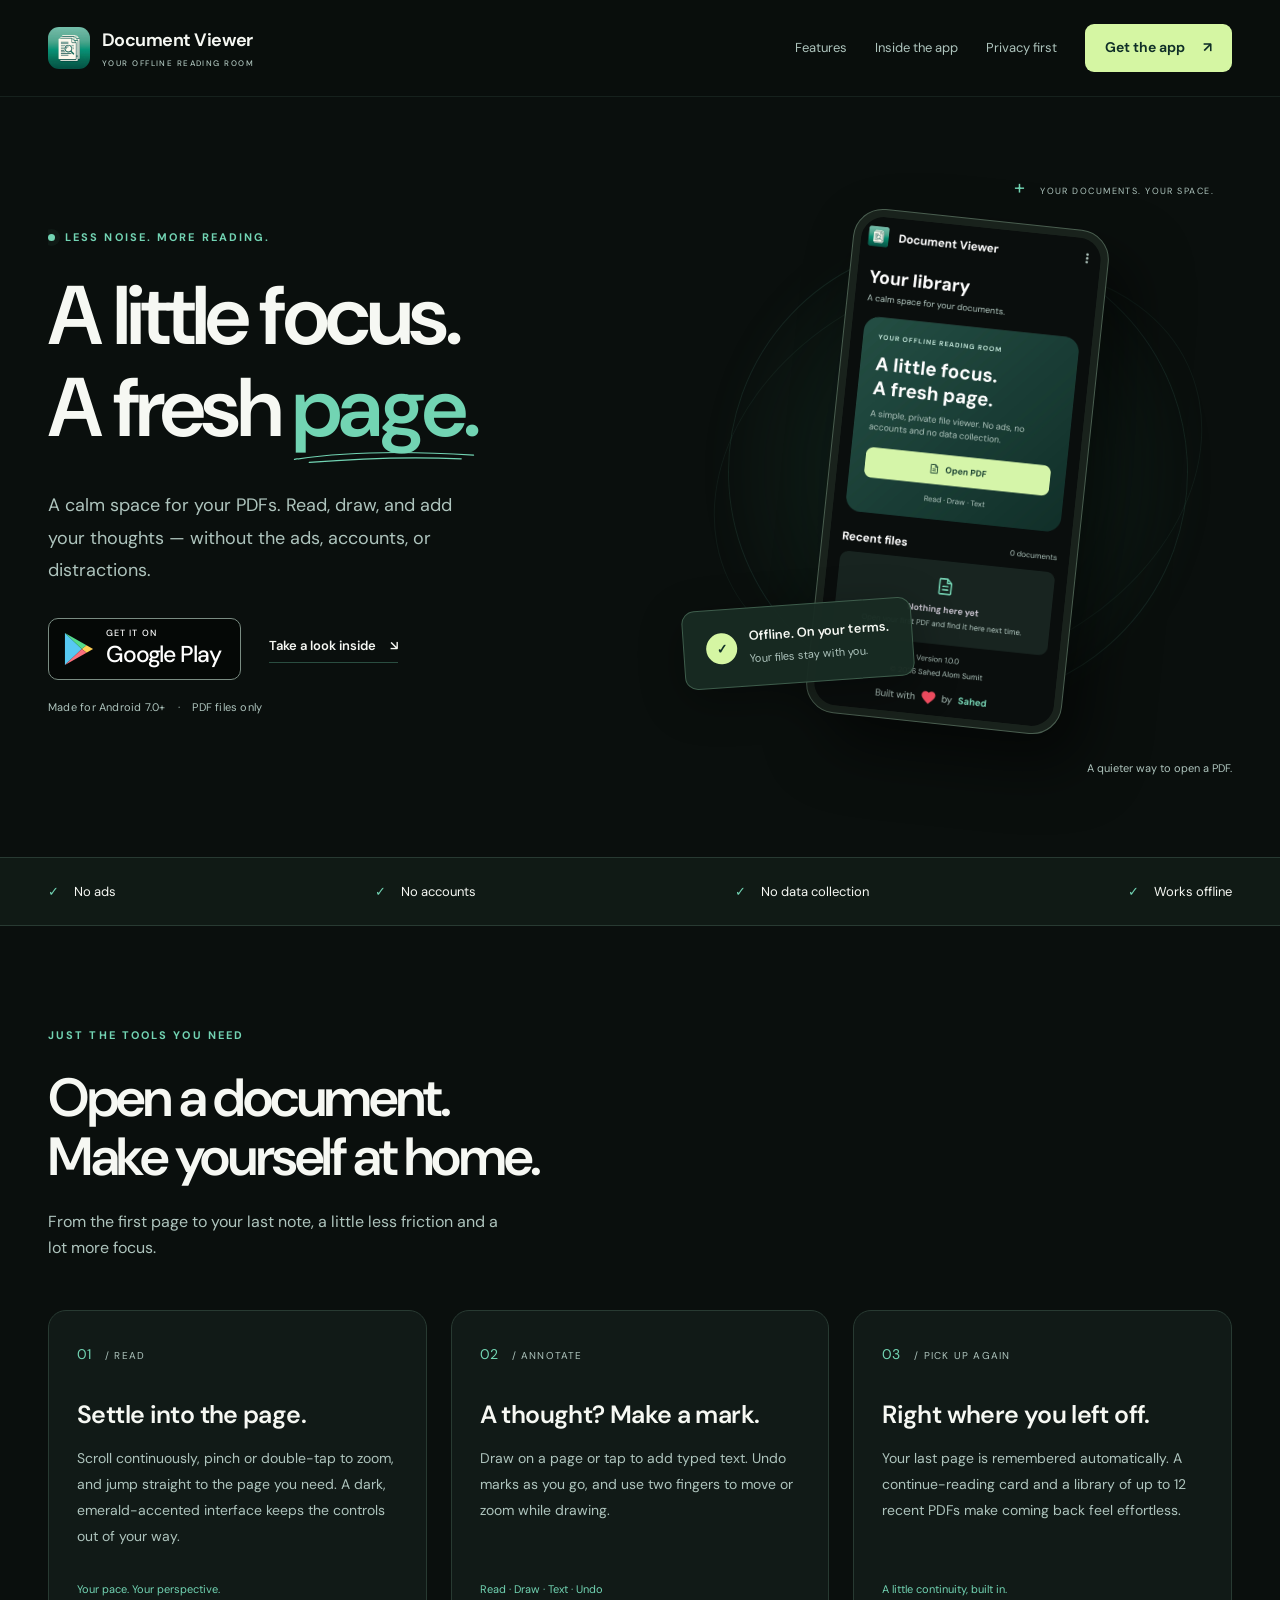
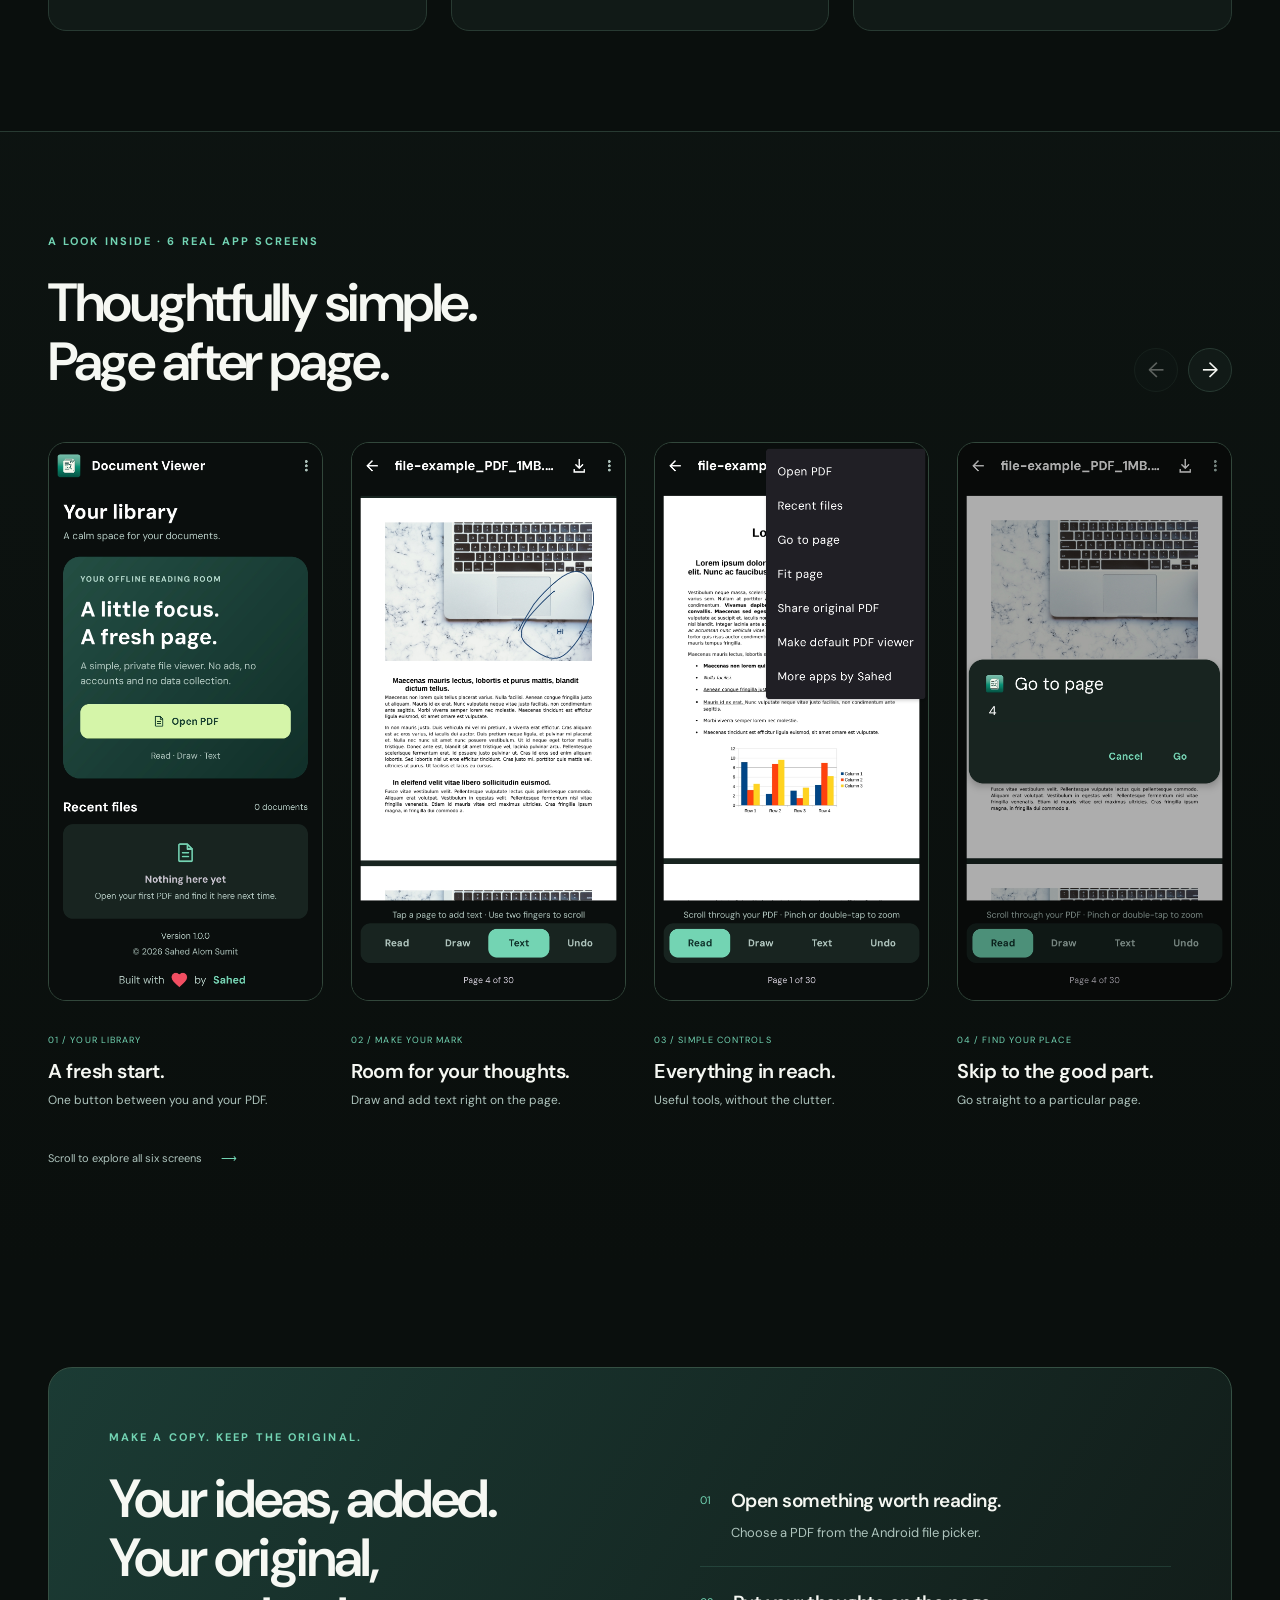
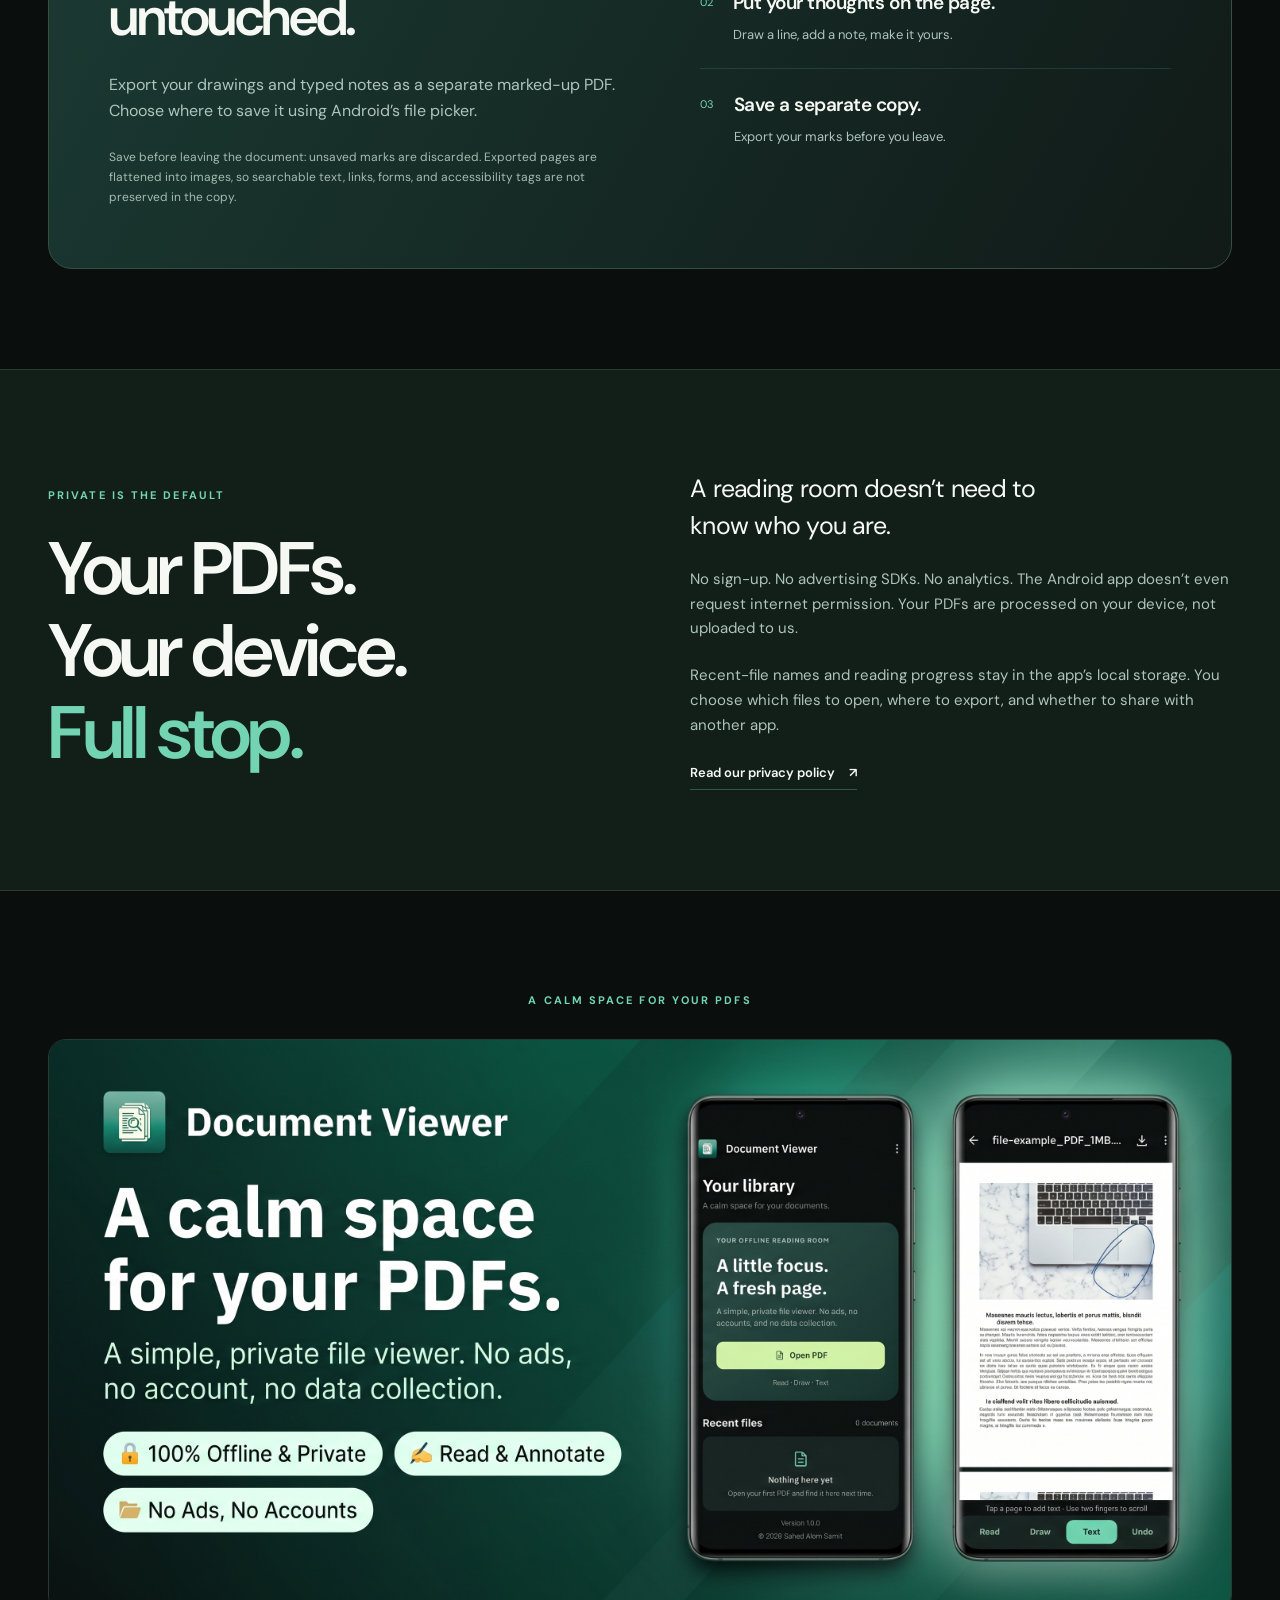
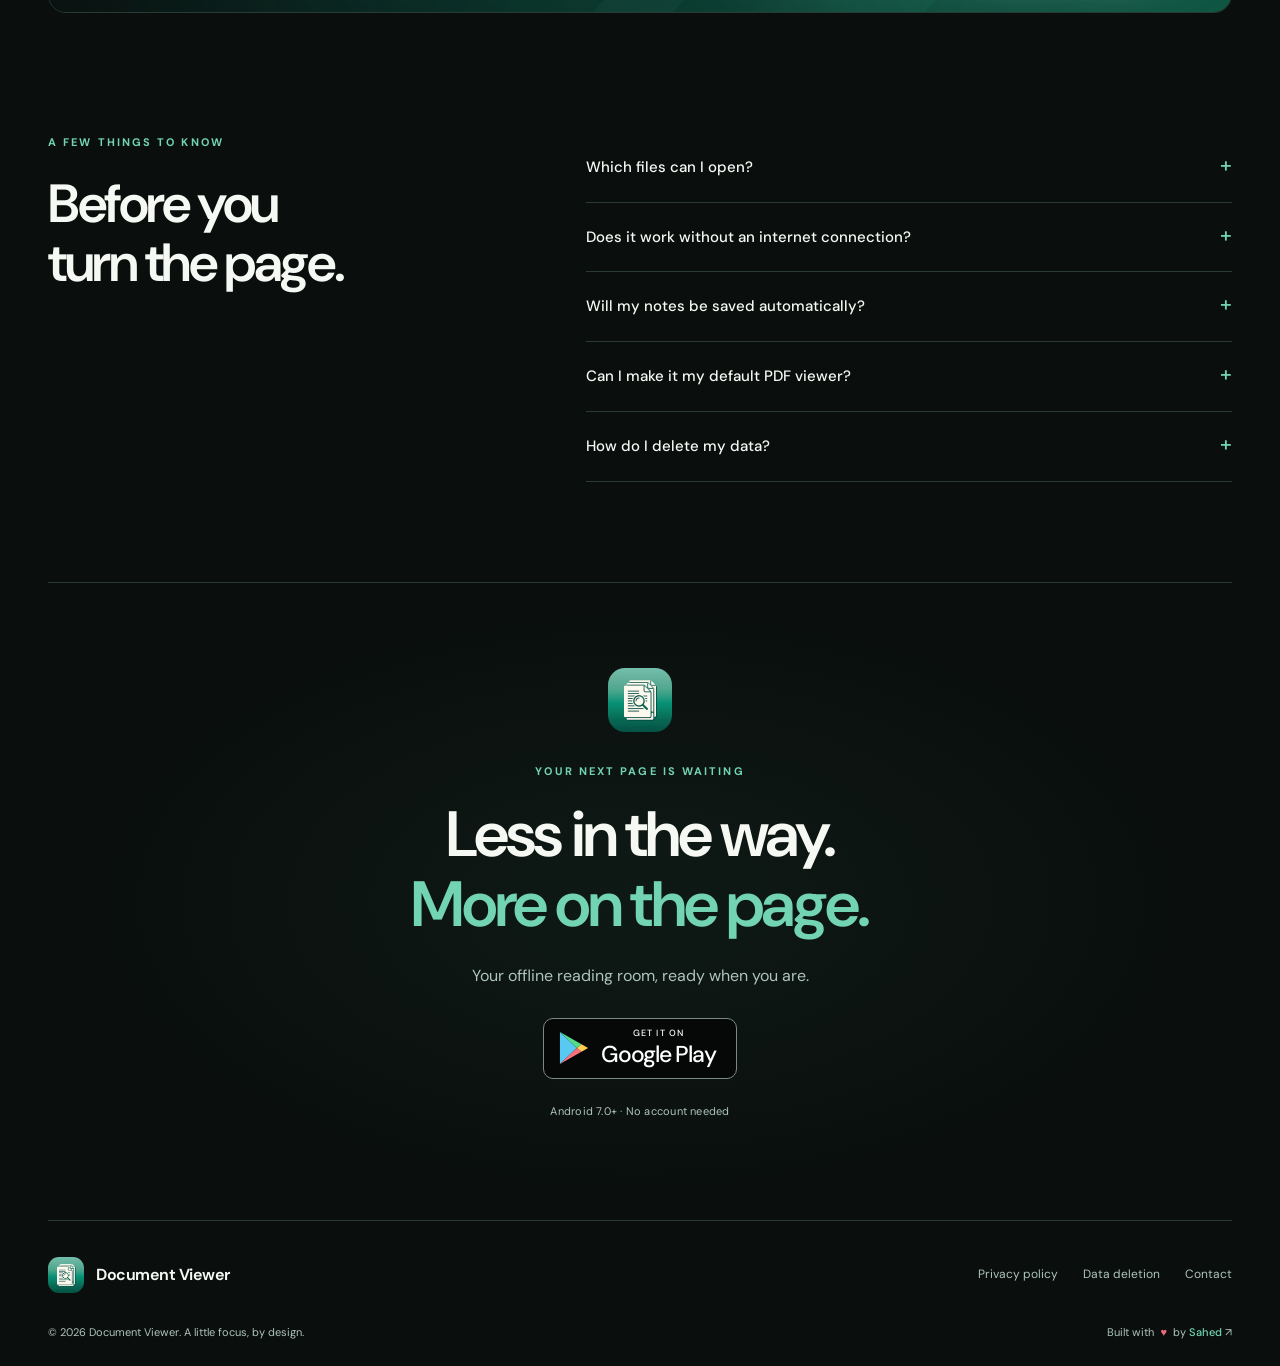
<file: index.html>
<!doctype html>
<html lang="en">
<head>
  <meta charset="utf-8">
  <meta name="viewport" content="width=device-width, initial-scale=1">
  <title>Document Viewer — A calm space for your PDFs</title>
  <meta name="description" content="Read, draw, and add text to PDFs on Android. Document Viewer works offline, with no ads, no accounts, and no data collection.">
  <meta name="theme-color" content="#0a0f0d">
  <link rel="canonical" href="https://document-viewer.sahedalomsumit.com/">
  <meta property="og:type" content="website">
  <meta property="og:title" content="Document Viewer — A calm space for your PDFs">
  <meta property="og:description" content="Your offline reading room. Read and annotate PDFs without ads, accounts, or distractions.">
  <meta property="og:url" content="https://document-viewer.sahedalomsumit.com/">
  <meta property="og:image" content="https://document-viewer.sahedalomsumit.com/img/feature-graphic.jpg">
  <meta name="twitter:card" content="summary_large_image">
  <link rel="icon" href="img/logo-document-viewer.jpg">
  <link rel="preconnect" href="https://fonts.googleapis.com">
  <link rel="preconnect" href="https://fonts.gstatic.com" crossorigin>
  <link href="https://fonts.googleapis.com/css2?family=DM+Sans:wght@100..1000&display=swap" rel="stylesheet">
  <link rel="stylesheet" href="style.css">
  <script src="script.js" defer></script>
  <script type="application/ld+json">{"@context":"https://schema.org","@type":"SoftwareApplication","name":"Document Viewer","operatingSystem":"Android 7.0 or later","applicationCategory":"ProductivityApplication","url":"https://document-viewer.sahedalomsumit.com/","downloadUrl":"https://play.google.com/store/apps/details?id=com.sahed.document_viewer","description":"An offline Android PDF reader with drawing and text tools. No ads, accounts, or data collection.","author":{"@type":"Person","name":"Sahed Alom Sumit","url":"https://sahedalomsumit.com"}}</script>
</head>
<body>
<a class="skip-link" href="#main">Skip to content</a>
<header class="site-header"><div class="shell header-inner">
  <a class="brand" href="index.html" aria-label="Document Viewer home"><img src="img/logo-document-viewer.jpg" alt="" width="42" height="42"><span>Document Viewer<small>YOUR OFFLINE READING ROOM</small></span></a>
  <button class="nav-toggle" type="button" aria-expanded="false" aria-controls="site-nav" hidden>Menu <span aria-hidden="true">☰</span></button>
  <nav id="site-nav" aria-label="Main navigation"><a href="#features">Features</a><a href="#screenshots">Inside the app</a><a href="#privacy">Privacy first</a><a class="button button-small" href="https://play.google.com/store/apps/details?id=com.sahed.document_viewer">Get the app <span aria-hidden="true">↗</span></a></nav>
</div></header>
<main id="main">
  <section class="hero shell">
    <div class="hero-copy"><p class="eyebrow"><span class="status-dot"></span> LESS NOISE. MORE READING.</p><h1>A little focus.<br>A fresh <span class="page-word">page.<svg viewBox="0 0 300 25" aria-hidden="true"><path d="M4 18Q120 0 294 11M28 23Q158 12 274 17"/></svg></span></h1><p class="hero-description">A calm space for your PDFs. Read, draw, and add your thoughts — without the ads, accounts, or distractions.</p><div class="hero-actions"><a class="play-badge" href="https://play.google.com/store/apps/details?id=com.sahed.document_viewer" aria-label="Get Document Viewer on Google Play"><svg viewBox="0 0 32 36" aria-hidden="true"><path fill="#57c9f2" d="M1 1l18 17L1 35z"/><path fill="#54dc8b" d="M1 1l23 13-5 4z"/><path fill="#ffcf55" d="M24 14l7 4-7 4-5-4z"/><path fill="#fa707c" d="M1 35l23-13-5-4z"/></svg><span><small>GET IT ON</small>Google Play</span></a><a class="text-link" href="#screenshots">Take a look inside <span aria-hidden="true">↘</span></a></div><p class="compatibility">Made for Android 7.0+ <span>·</span> PDF files only</p></div>
    <div class="hero-art"><div class="art-orbit" aria-hidden="true"></div><div class="art-caption"><span class="tiny-cross" aria-hidden="true">+</span> YOUR DOCUMENTS. YOUR SPACE.</div><div class="phone-frame"><img src="img/document-viewer-1.jpeg" alt="Document Viewer home screen with Open PDF and a local recent-files library" width="981" height="2000" fetchpriority="high"></div><div class="floating-note"><span class="note-icon" aria-hidden="true">✓</span><div>Offline. On your terms.<small>Your files stay with you.</small></div></div><span class="art-footnote">A quieter way to open a PDF.</span></div>
  </section>
  <div class="promise-strip"><div class="shell"><span><i aria-hidden="true">✓</i> No ads</span><span><i aria-hidden="true">✓</i> No accounts</span><span><i aria-hidden="true">✓</i> No data collection</span><span><i aria-hidden="true">✓</i> Works offline</span></div></div>
  <section class="section shell" id="features"><div class="section-heading"><p class="eyebrow">JUST THE TOOLS YOU NEED</p><h2>Open a document.<br>Make yourself at home.</h2><p>From the first page to your last note, a little less friction and a lot more focus.</p></div><div class="feature-grid">
    <article class="feature"><span class="feature-number">01 <span>/ READ</span></span><h3>Settle into the page.</h3><p>Scroll continuously, pinch or double-tap to zoom, and jump straight to the page you need. A dark, emerald-accented interface keeps the controls out of your way.</p><span class="feature-tag">Your pace. Your perspective.</span></article>
    <article class="feature"><span class="feature-number">02 <span>/ ANNOTATE</span></span><h3>A thought? Make a mark.</h3><p>Draw on a page or tap to add typed text. Undo marks as you go, and use two fingers to move or zoom while drawing.</p><span class="feature-tag">Read · Draw · Text · Undo</span></article>
    <article class="feature"><span class="feature-number">03 <span>/ PICK UP AGAIN</span></span><h3>Right where you left off.</h3><p>Your last page is remembered automatically. A continue-reading card and a library of up to 12 recent PDFs make coming back feel effortless.</p><span class="feature-tag">A little continuity, built in.</span></article>
  </div></section>
  <section class="section screenshots-section" id="screenshots"><div class="shell gallery-heading"><div><p class="eyebrow">A LOOK INSIDE · 6 REAL APP SCREENS</p><h2>Thoughtfully simple.<br>Page after page.</h2></div><div class="gallery-controls" hidden><button class="icon-button" type="button" data-gallery-direction="-1" aria-label="Previous screenshots">←</button><button class="icon-button" type="button" data-gallery-direction="1" aria-label="Next screenshots">→</button></div></div>
  <div class="screenshot-gallery shell" tabindex="0" role="region" aria-label="Six app screenshots; scroll horizontally to explore">
    <figure class="screen"><img src="img/document-viewer-1.jpeg" alt="Home screen with Open PDF button and an empty recent-files library" width="981" height="2000" loading="lazy"><figcaption><span>01 / YOUR LIBRARY</span><h3>A fresh start.</h3><p>One button between you and your PDF.</p></figcaption></figure>
    <figure class="screen"><img src="img/document-viewer-2.jpeg" alt="PDF reader with a drawing, added text, and Read, Draw, Text, and Undo tools" width="981" height="2000" loading="lazy"><figcaption><span>02 / MAKE YOUR MARK</span><h3>Room for your thoughts.</h3><p>Draw and add text right on the page.</p></figcaption></figure>
    <figure class="screen"><img src="img/document-viewer-3.jpeg" alt="Reader menu with page navigation, fit page, share original PDF, and default viewer options" width="981" height="2000" loading="lazy"><figcaption><span>03 / SIMPLE CONTROLS</span><h3>Everything in reach.</h3><p>Useful tools, without the clutter.</p></figcaption></figure>
    <figure class="screen"><img src="img/document-viewer-4.jpeg" alt="Go to page dialog with page 4 entered" width="981" height="2000" loading="lazy"><figcaption><span>04 / FIND YOUR PLACE</span><h3>Skip to the good part.</h3><p>Go straight to a particular page.</p></figcaption></figure>
    <figure class="screen"><img src="img/document-viewer-5.jpeg" alt="Continue-reading card showing page 11 of 30 and recent documents" width="981" height="2000" loading="lazy"><figcaption><span>05 / KEEP YOUR PLACE</span><h3>Welcome back.</h3><p>Your recent files and reading progress.</p></figcaption></figure>
    <figure class="screen"><img src="img/document-viewer-6.jpeg" alt="Instructions for choosing Document Viewer as the default PDF app in Android" width="981" height="2000" loading="lazy"><figcaption><span>06 / FEEL AT HOME</span><h3>Your everyday PDF viewer.</h3><p>Set it as your default through Android.</p></figcaption></figure>
  </div><p class="shell gallery-hint">Scroll to explore all six screens <span aria-hidden="true">⟶</span></p></section>
  <section class="section shell"><div class="export-panel"><div><p class="eyebrow">MAKE A COPY. KEEP THE ORIGINAL.</p><h2>Your ideas, added.<br>Your original, untouched.</h2><p>Export your drawings and typed notes as a separate marked-up PDF. Choose where to save it using Android’s file picker.</p><p class="fine-print">Save before leaving the document: unsaved marks are discarded. Exported pages are flattened into images, so searchable text, links, forms, and accessibility tags are not preserved in the copy.</p></div><ol class="steps"><li><span>01</span><div><h3>Open something worth reading.</h3><p>Choose a PDF from the Android file picker.</p></div></li><li><span>02</span><div><h3>Put your thoughts on the page.</h3><p>Draw a line, add a note, make it yours.</p></div></li><li><span>03</span><div><h3>Save a separate copy.</h3><p>Export your marks before you leave.</p></div></li></ol></div></section>
  <section class="privacy-section" id="privacy"><div class="shell privacy-layout"><div class="privacy-statement"><p class="eyebrow">PRIVATE IS THE DEFAULT</p><h2>Your PDFs.<br>Your device.<br><span>Full stop.</span></h2></div><div class="privacy-copy"><p class="large-copy">A reading room doesn’t need to know who you are.</p><p>No sign-up. No advertising SDKs. No analytics. The Android app doesn’t even request internet permission. Your PDFs are processed on your device, not uploaded to us.</p><p>Recent-file names and reading progress stay in the app’s local storage. You choose which files to open, where to export, and whether to share with another app.</p><a class="text-link" href="privacy-policy.html">Read our privacy policy <span aria-hidden="true">↗</span></a></div></div></section>
  <section class="section shell showcase"><p class="eyebrow">A CALM SPACE FOR YOUR PDFS</p><img src="img/feature-graphic.jpg" alt="Document Viewer feature showcase: offline and private PDF reading and annotation, with no ads or accounts" width="2000" height="968" loading="lazy"></section>
  <section class="section shell faq-section"><div><p class="eyebrow">A FEW THINGS TO KNOW</p><h2>Before you<br>turn the page.</h2></div><div class="faq"><details><summary>Which files can I open?</summary><p>Document Viewer currently supports PDF files only. Word documents, spreadsheets, and presentations are not supported. Password-protected, damaged, or unavailable PDFs may not open.</p></details><details><summary>Does it work without an internet connection?</summary><p>Yes. Reading and annotating local PDFs work offline. The app has no internet permission. If you choose a file from a cloud provider in Android’s file picker, that provider may need a connection to make the file available.</p></details><details><summary>Will my notes be saved automatically?</summary><p>No. Reading progress is remembered automatically, but drawings and added text must be exported as a separate PDF before you leave the document. The original is unchanged. Exported pages are flattened images.</p></details><details><summary>Can I make it my default PDF viewer?</summary><p>Yes. Open a PDF from Files, choose Document Viewer in Android’s app picker, and tap Always when offered. If another app opens automatically, clear that app’s defaults in Android Settings first.</p></details><details><summary>How do I delete my data?</summary><p>Clear the app’s storage in Android Settings or uninstall it to remove local app data. Original PDFs and exported copies saved outside the app must be deleted separately with your file manager. <a href="data-deletion.html">See the full data-deletion guide.</a></p></details></div></section>
  <section class="closing shell"><img src="img/logo-document-viewer.jpg" alt="" width="64" height="64"><p class="eyebrow">YOUR NEXT PAGE IS WAITING</p><h2>Less in the way.<br><span>More on the page.</span></h2><p>Your offline reading room, ready when you are.</p><a class="play-badge" href="https://play.google.com/store/apps/details?id=com.sahed.document_viewer" aria-label="Get Document Viewer on Google Play"><svg viewBox="0 0 32 36" aria-hidden="true"><path fill="#57c9f2" d="M1 1l18 17L1 35z"/><path fill="#54dc8b" d="M1 1l23 13-5 4z"/><path fill="#ffcf55" d="M24 14l7 4-7 4-5-4z"/><path fill="#fa707c" d="M1 35l23-13-5-4z"/></svg><span><small>GET IT ON</small>Google Play</span></a><p class="compatibility">Android 7.0+ · No account needed</p></section>
</main>
<footer class="site-footer shell"><div class="footer-top"><a class="brand" href="index.html"><img src="img/logo-document-viewer.jpg" alt="" width="36" height="36"><span>Document Viewer</span></a><nav aria-label="Footer navigation"><a href="privacy-policy.html">Privacy policy</a><a href="data-deletion.html">Data deletion</a><a href="mailto:sahedalomsumit@gmail.com">Contact</a></nav></div><div class="footer-bottom"><p>© <span data-year>2026</span> Document Viewer. A little focus, by design.</p><a href="https://sahedalomsumit.com">Built with <span class="heart" aria-label="love">♥</span> by <strong>Sahed</strong> ↗</a></div></footer>
</body>
</html>
</file>
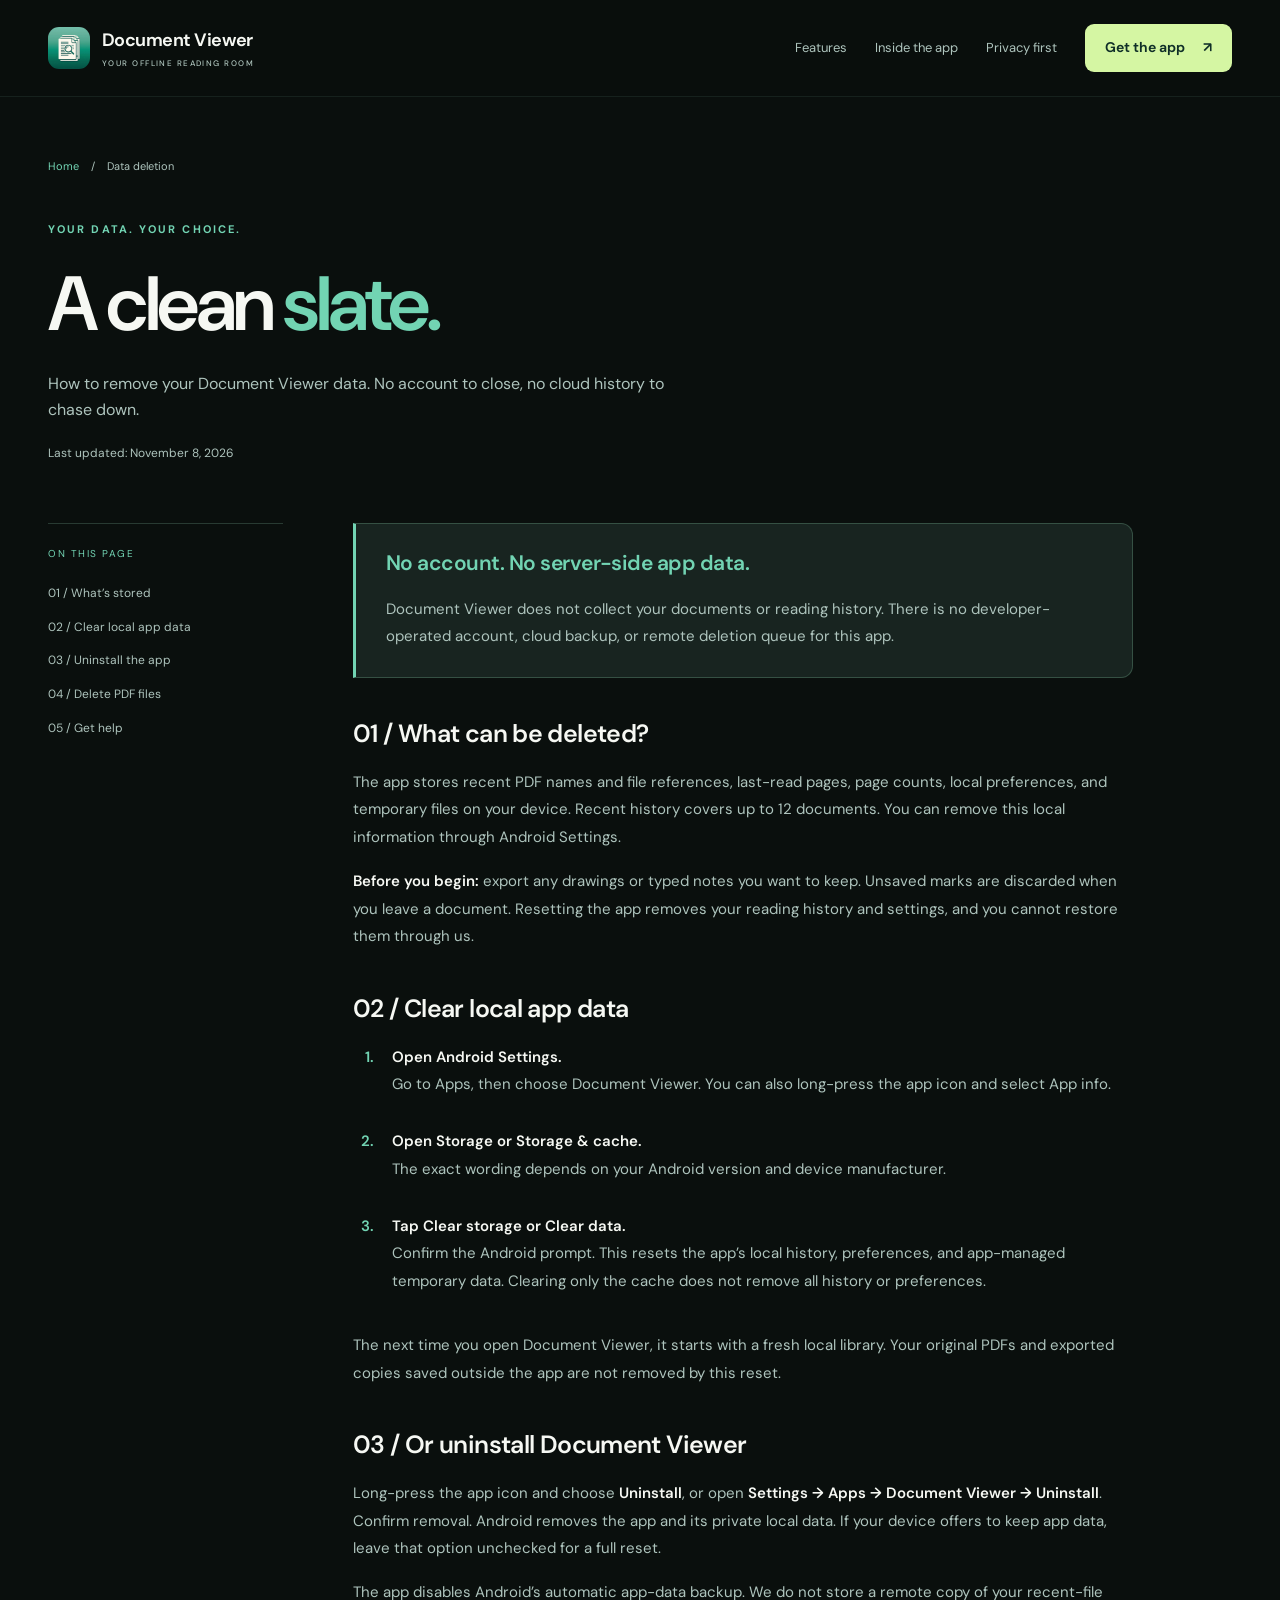
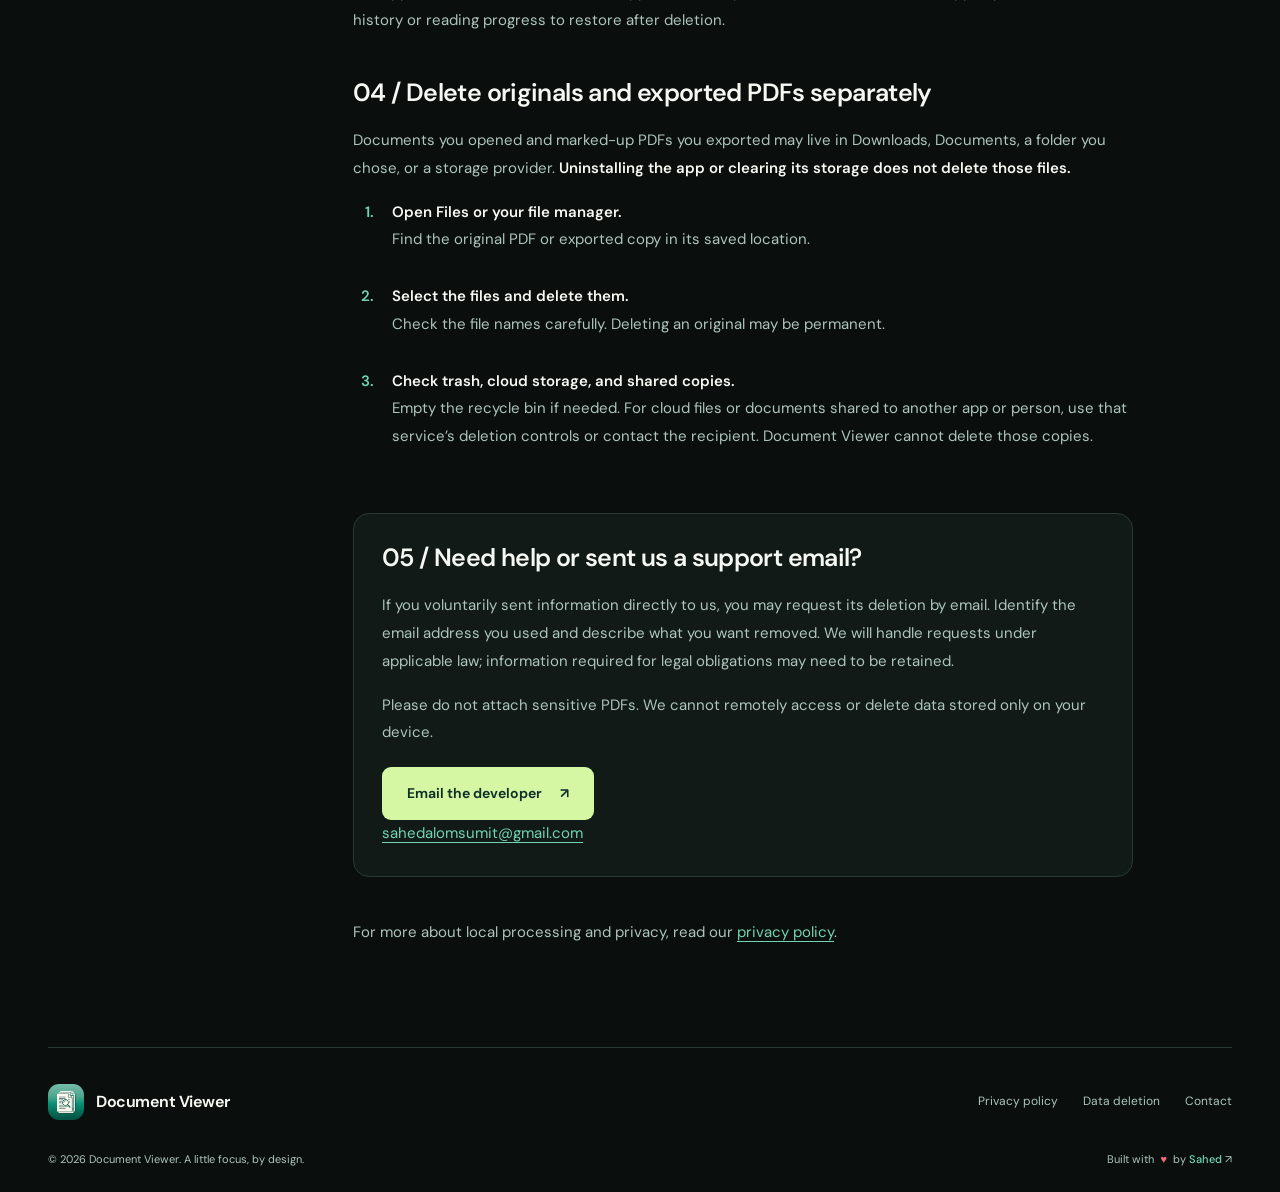
<file: data-deletion.html>
<!doctype html>
<html lang="en">
<head>
  <meta charset="utf-8"><meta name="viewport" content="width=device-width, initial-scale=1">
  <title>Data Deletion — Document Viewer</title>
  <meta name="description" content="Delete Document Viewer’s local history and settings, remove exported PDFs, and learn why there is no account or cloud data to delete.">
  <meta name="theme-color" content="#0a0f0d">
  <link rel="canonical" href="https://document-viewer.sahedalomsumit.com/data-deletion.html">
  <link rel="preconnect" href="https://fonts.googleapis.com">
  <link rel="preconnect" href="https://fonts.gstatic.com" crossorigin>
  <link href="https://fonts.googleapis.com/css2?family=DM+Sans:wght@100..1000&display=swap" rel="stylesheet">
  <link rel="icon" href="img/logo-document-viewer.jpg"><link rel="stylesheet" href="style.css"><script src="script.js" defer></script>
</head>
<body>
<a class="skip-link" href="#main">Skip to content</a>
<header class="site-header"><div class="shell header-inner"><a class="brand" href="index.html" aria-label="Document Viewer home"><img src="img/logo-document-viewer.jpg" alt="" width="42" height="42"><span>Document Viewer<small>YOUR OFFLINE READING ROOM</small></span></a><button class="nav-toggle" type="button" aria-expanded="false" aria-controls="site-nav" hidden>Menu <span aria-hidden="true">☰</span></button><nav id="site-nav" aria-label="Main navigation"><a href="index.html#features">Features</a><a href="index.html#screenshots">Inside the app</a><a href="index.html#privacy">Privacy first</a><a class="button button-small" href="https://play.google.com/store/apps/details?id=com.sahed.document_viewer">Get the app <span aria-hidden="true">↗</span></a></nav></div></header>
<main class="legal-main shell" id="main">
  <nav class="breadcrumb" aria-label="Breadcrumb"><a href="index.html">Home</a><span aria-hidden="true">/</span><span aria-current="page">Data deletion</span></nav>
  <header class="legal-header"><p class="eyebrow">YOUR DATA. YOUR CHOICE.</p><h1>A clean <span>slate.</span></h1><p>How to remove your Document Viewer data. No account to close, no cloud history to chase down.</p><p class="updated">Last updated: <time datetime="2026-11-08">November 8, 2026</time></p></header>
  <div class="legal-layout"><aside class="legal-toc" aria-label="On this page"><p>ON THIS PAGE</p><a href="#local-only">01 / What’s stored</a><a href="#clear-storage">02 / Clear local app data</a><a href="#uninstall">03 / Uninstall the app</a><a href="#documents">04 / Delete PDF files</a><a href="#support">05 / Get help</a></aside>
  <article class="legal-content">
    <section id="local-only"><div class="legal-callout"><h2>No account. No server-side app data.</h2><p>Document Viewer does not collect your documents or reading history. There is no developer-operated account, cloud backup, or remote deletion queue for this app.</p></div><h2>01 / What can be deleted?</h2><p>The app stores recent PDF names and file references, last-read pages, page counts, local preferences, and temporary files on your device. Recent history covers up to 12 documents. You can remove this local information through Android Settings.</p><p><strong>Before you begin:</strong> export any drawings or typed notes you want to keep. Unsaved marks are discarded when you leave a document. Resetting the app removes your reading history and settings, and you cannot restore them through us.</p></section>
    <section id="clear-storage"><h2>02 / Clear local app data</h2><ol class="deletion-steps"><li><strong>Open Android Settings.</strong>Go to Apps, then choose Document Viewer. You can also long-press the app icon and select App info.</li><li><strong>Open Storage or Storage &amp; cache.</strong>The exact wording depends on your Android version and device manufacturer.</li><li><strong>Tap Clear storage or Clear data.</strong>Confirm the Android prompt. This resets the app’s local history, preferences, and app-managed temporary data. Clearing only the cache does not remove all history or preferences.</li></ol><p>The next time you open Document Viewer, it starts with a fresh local library. Your original PDFs and exported copies saved outside the app are not removed by this reset.</p></section>
    <section id="uninstall"><h2>03 / Or uninstall Document Viewer</h2><p>Long-press the app icon and choose <strong>Uninstall</strong>, or open <strong>Settings → Apps → Document Viewer → Uninstall</strong>. Confirm removal. Android removes the app and its private local data. If your device offers to keep app data, leave that option unchecked for a full reset.</p><p>The app disables Android’s automatic app-data backup. We do not store a remote copy of your recent-file history or reading progress to restore after deletion.</p></section>
    <section id="documents"><h2>04 / Delete originals and exported PDFs separately</h2><p>Documents you opened and marked-up PDFs you exported may live in Downloads, Documents, a folder you chose, or a storage provider. <strong>Uninstalling the app or clearing its storage does not delete those files.</strong></p><ol class="deletion-steps"><li><strong>Open Files or your file manager.</strong>Find the original PDF or exported copy in its saved location.</li><li><strong>Select the files and delete them.</strong>Check the file names carefully. Deleting an original may be permanent.</li><li><strong>Check trash, cloud storage, and shared copies.</strong>Empty the recycle bin if needed. For cloud files or documents shared to another app or person, use that service’s deletion controls or contact the recipient. Document Viewer cannot delete those copies.</li></ol></section>
    <section id="support" class="contact-panel"><h2>05 / Need help or sent us a support email?</h2><p>If you voluntarily sent information directly to us, you may request its deletion by email. Identify the email address you used and describe what you want removed. We will handle requests under applicable law; information required for legal obligations may need to be retained.</p><p>Please do not attach sensitive PDFs. We cannot remotely access or delete data stored only on your device.</p><a class="button" href="mailto:sahedalomsumit@gmail.com?subject=Document%20Viewer%20data%20deletion%20request">Email the developer <span aria-hidden="true">↗</span></a><p><a href="mailto:sahedalomsumit@gmail.com">sahedalomsumit@gmail.com</a></p></section>
    <p>For more about local processing and privacy, read our <a href="privacy-policy.html">privacy policy</a>.</p>
  </article></div>
</main>
<footer class="site-footer shell"><div class="footer-top"><a class="brand" href="index.html"><img src="img/logo-document-viewer.jpg" alt="" width="36" height="36"><span>Document Viewer</span></a><nav aria-label="Footer navigation"><a href="privacy-policy.html">Privacy policy</a><a href="data-deletion.html" aria-current="page">Data deletion</a><a href="mailto:sahedalomsumit@gmail.com">Contact</a></nav></div><div class="footer-bottom"><p>© <span data-year>2026</span> Document Viewer. A little focus, by design.</p><a href="https://sahedalomsumit.com">Built with <span class="heart" aria-label="love">♥</span> by <strong>Sahed</strong> ↗</a></div></footer>
</body>
</html>
</file>
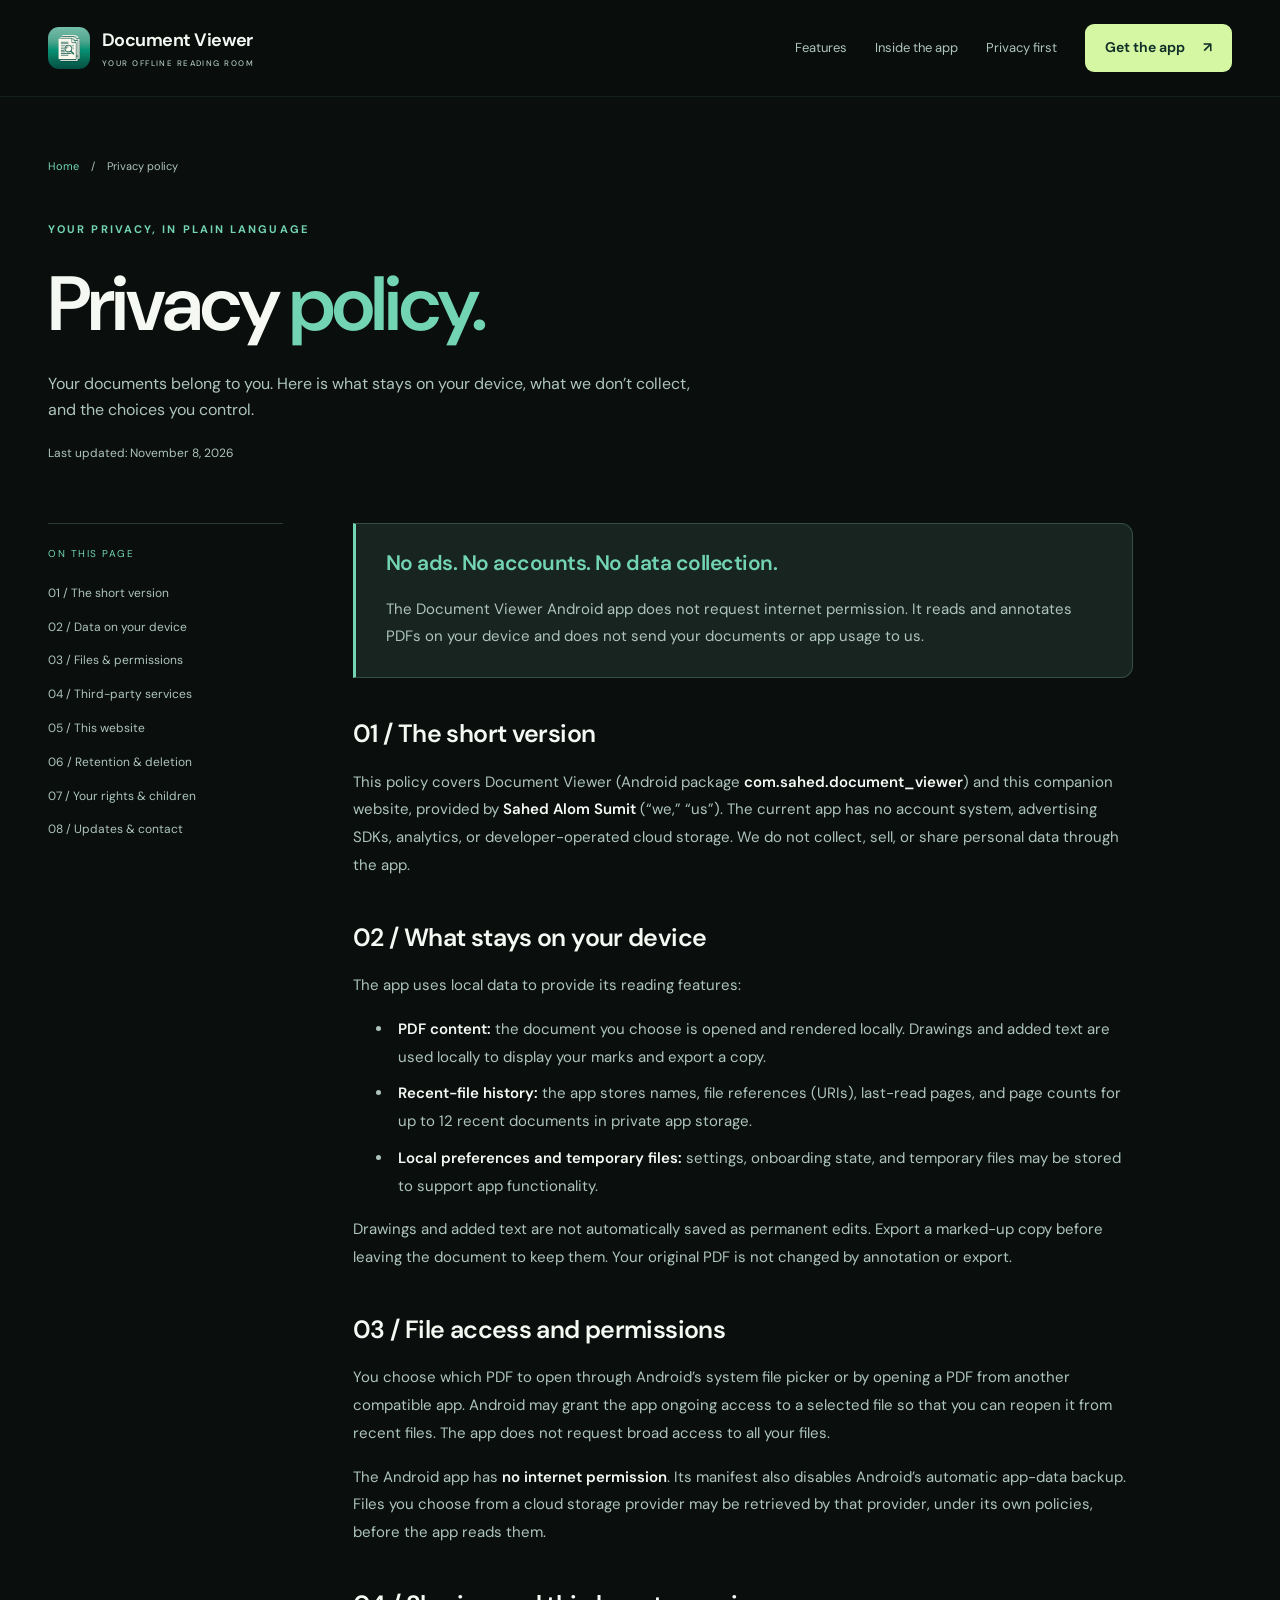
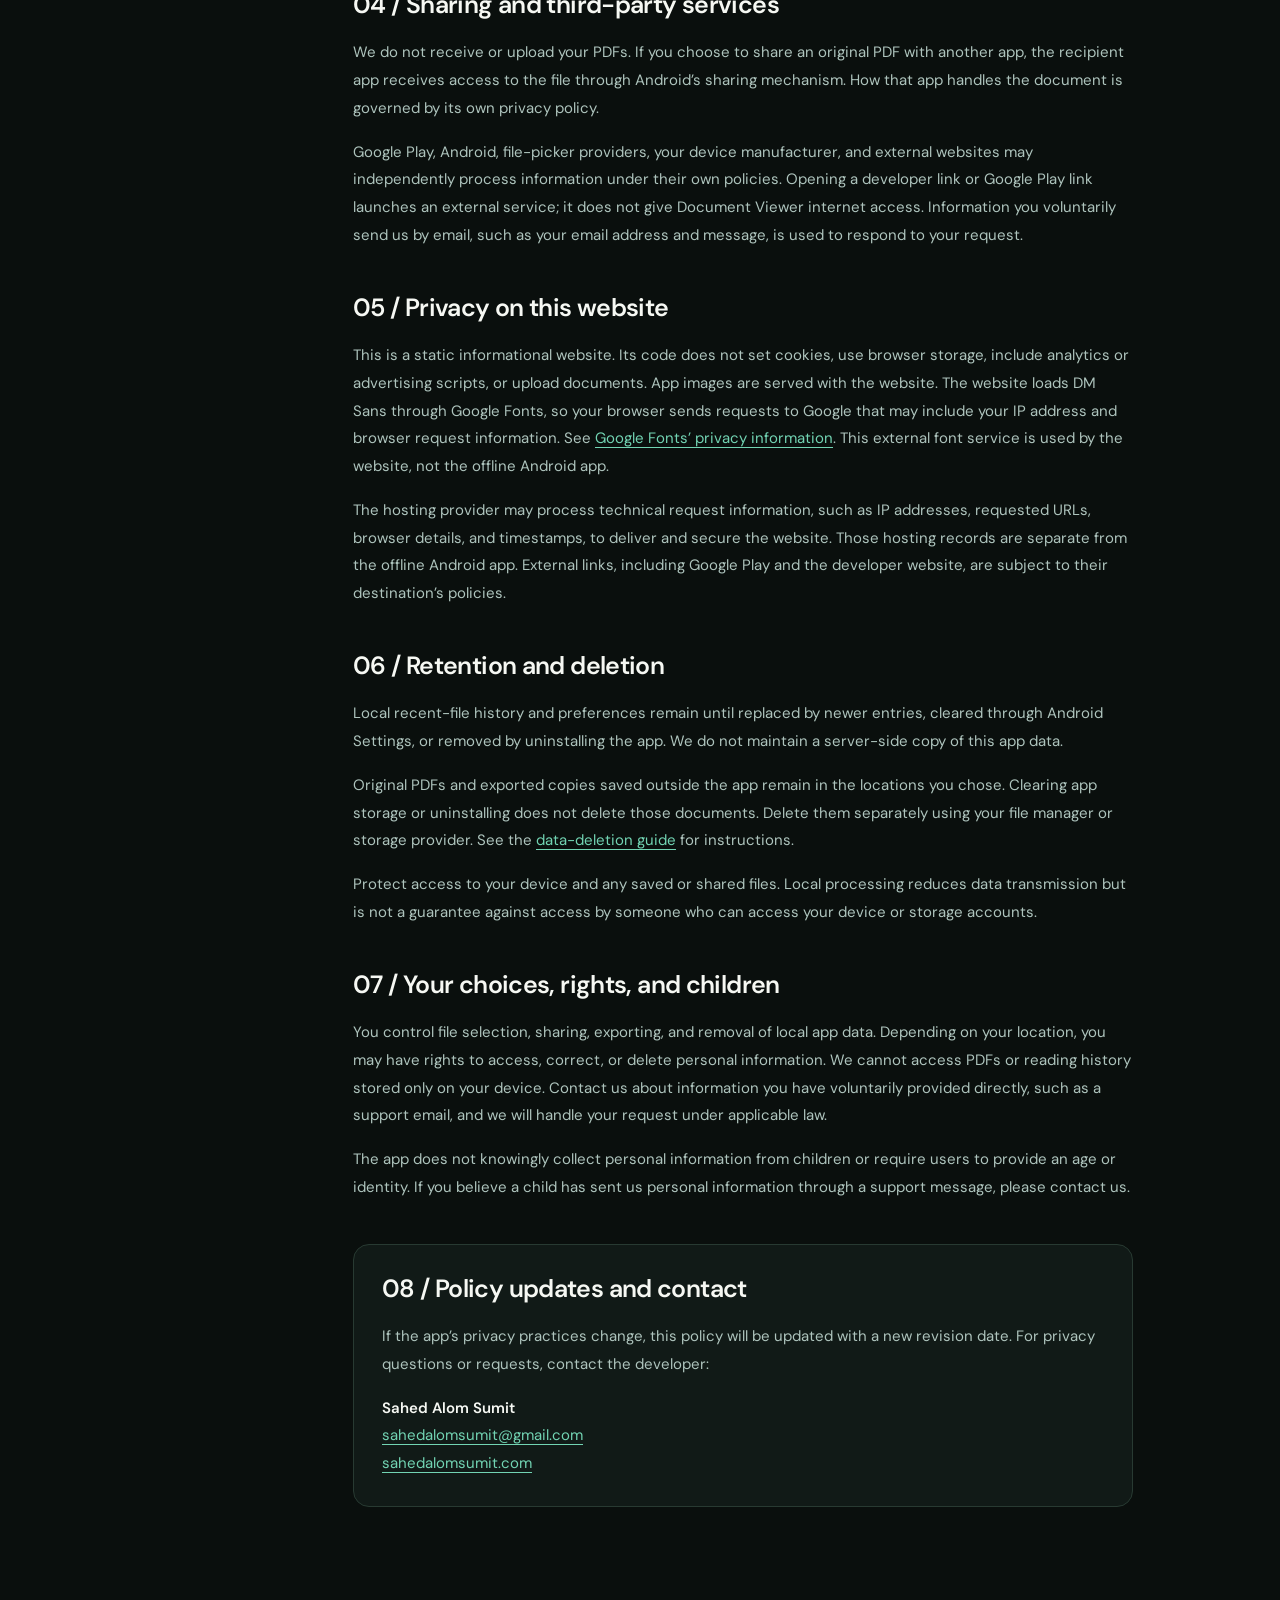
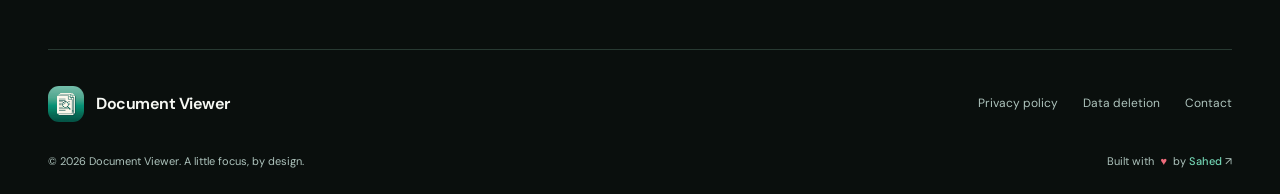
<file: privacy-policy.html>
<!doctype html>
<html lang="en">
<head>
  <meta charset="utf-8"><meta name="viewport" content="width=device-width, initial-scale=1">
  <title>Privacy Policy — Document Viewer</title>
  <meta name="description" content="How Document Viewer handles your privacy: offline PDF processing, local reading history, no accounts, no advertising, and no analytics.">
  <meta name="theme-color" content="#0a0f0d">
  <link rel="canonical" href="https://document-viewer.sahedalomsumit.com/privacy-policy.html">
  <link rel="preconnect" href="https://fonts.googleapis.com">
  <link rel="preconnect" href="https://fonts.gstatic.com" crossorigin>
  <link href="https://fonts.googleapis.com/css2?family=DM+Sans:wght@100..1000&display=swap" rel="stylesheet">
  <link rel="icon" href="img/logo-document-viewer.jpg"><link rel="stylesheet" href="style.css"><script src="script.js" defer></script>
</head>
<body>
<a class="skip-link" href="#main">Skip to content</a>
<header class="site-header"><div class="shell header-inner"><a class="brand" href="index.html" aria-label="Document Viewer home"><img src="img/logo-document-viewer.jpg" alt="" width="42" height="42"><span>Document Viewer<small>YOUR OFFLINE READING ROOM</small></span></a><button class="nav-toggle" type="button" aria-expanded="false" aria-controls="site-nav" hidden>Menu <span aria-hidden="true">☰</span></button><nav id="site-nav" aria-label="Main navigation"><a href="index.html#features">Features</a><a href="index.html#screenshots">Inside the app</a><a href="index.html#privacy">Privacy first</a><a class="button button-small" href="https://play.google.com/store/apps/details?id=com.sahed.document_viewer">Get the app <span aria-hidden="true">↗</span></a></nav></div></header>
<main class="legal-main shell" id="main">
  <nav class="breadcrumb" aria-label="Breadcrumb"><a href="index.html">Home</a><span aria-hidden="true">/</span><span aria-current="page">Privacy policy</span></nav>
  <header class="legal-header"><p class="eyebrow">YOUR PRIVACY, IN PLAIN LANGUAGE</p><h1>Privacy <span>policy.</span></h1><p>Your documents belong to you. Here is what stays on your device, what we don’t collect, and the choices you control.</p><p class="updated">Last updated: <time datetime="2026-11-08">November 8, 2026</time></p></header>
  <div class="legal-layout"><aside class="legal-toc" aria-label="On this page"><p>ON THIS PAGE</p><a href="#overview">01 / The short version</a><a href="#local-data">02 / Data on your device</a><a href="#permissions">03 / Files &amp; permissions</a><a href="#sharing">04 / Third-party services</a><a href="#website">05 / This website</a><a href="#retention">06 / Retention &amp; deletion</a><a href="#rights">07 / Your rights &amp; children</a><a href="#contact">08 / Updates &amp; contact</a></aside>
  <article class="legal-content">
    <section id="overview"><div class="legal-callout"><h2>No ads. No accounts. No data collection.</h2><p>The Document Viewer Android app does not request internet permission. It reads and annotates PDFs on your device and does not send your documents or app usage to us.</p></div><h2>01 / The short version</h2><p>This policy covers Document Viewer (Android package <strong>com.sahed.document_viewer</strong>) and this companion website, provided by <strong>Sahed Alom Sumit</strong> (“we,” “us”). The current app has no account system, advertising SDKs, analytics, or developer-operated cloud storage. We do not collect, sell, or share personal data through the app.</p></section>
    <section id="local-data"><h2>02 / What stays on your device</h2><p>The app uses local data to provide its reading features:</p><ul><li><strong>PDF content:</strong> the document you choose is opened and rendered locally. Drawings and added text are used locally to display your marks and export a copy.</li><li><strong>Recent-file history:</strong> the app stores names, file references (URIs), last-read pages, and page counts for up to 12 recent documents in private app storage.</li><li><strong>Local preferences and temporary files:</strong> settings, onboarding state, and temporary files may be stored to support app functionality.</li></ul><p>Drawings and added text are not automatically saved as permanent edits. Export a marked-up copy before leaving the document to keep them. Your original PDF is not changed by annotation or export.</p></section>
    <section id="permissions"><h2>03 / File access and permissions</h2><p>You choose which PDF to open through Android’s system file picker or by opening a PDF from another compatible app. Android may grant the app ongoing access to a selected file so that you can reopen it from recent files. The app does not request broad access to all your files.</p><p>The Android app has <strong>no internet permission</strong>. Its manifest also disables Android’s automatic app-data backup. Files you choose from a cloud storage provider may be retrieved by that provider, under its own policies, before the app reads them.</p></section>
    <section id="sharing"><h2>04 / Sharing and third-party services</h2><p>We do not receive or upload your PDFs. If you choose to share an original PDF with another app, the recipient app receives access to the file through Android’s sharing mechanism. How that app handles the document is governed by its own privacy policy.</p><p>Google Play, Android, file-picker providers, your device manufacturer, and external websites may independently process information under their own policies. Opening a developer link or Google Play link launches an external service; it does not give Document Viewer internet access. Information you voluntarily send us by email, such as your email address and message, is used to respond to your request.</p></section>
    <section id="website"><h2>05 / Privacy on this website</h2><p>This is a static informational website. Its code does not set cookies, use browser storage, include analytics or advertising scripts, or upload documents. App images are served with the website. The website loads DM Sans through Google Fonts, so your browser sends requests to Google that may include your IP address and browser request information. See <a href="https://developers.google.com/fonts/faq/privacy">Google Fonts’ privacy information</a>. This external font service is used by the website, not the offline Android app.</p><p>The hosting provider may process technical request information, such as IP addresses, requested URLs, browser details, and timestamps, to deliver and secure the website. Those hosting records are separate from the offline Android app. External links, including Google Play and the developer website, are subject to their destination’s policies.</p></section>
    <section id="retention"><h2>06 / Retention and deletion</h2><p>Local recent-file history and preferences remain until replaced by newer entries, cleared through Android Settings, or removed by uninstalling the app. We do not maintain a server-side copy of this app data.</p><p>Original PDFs and exported copies saved outside the app remain in the locations you chose. Clearing app storage or uninstalling does not delete those documents. Delete them separately using your file manager or storage provider. See the <a href="data-deletion.html">data-deletion guide</a> for instructions.</p><p>Protect access to your device and any saved or shared files. Local processing reduces data transmission but is not a guarantee against access by someone who can access your device or storage accounts.</p></section>
    <section id="rights"><h2>07 / Your choices, rights, and children</h2><p>You control file selection, sharing, exporting, and removal of local app data. Depending on your location, you may have rights to access, correct, or delete personal information. We cannot access PDFs or reading history stored only on your device. Contact us about information you have voluntarily provided directly, such as a support email, and we will handle your request under applicable law.</p><p>The app does not knowingly collect personal information from children or require users to provide an age or identity. If you believe a child has sent us personal information through a support message, please contact us.</p></section>
    <section id="contact" class="contact-panel"><h2>08 / Policy updates and contact</h2><p>If the app’s privacy practices change, this policy will be updated with a new revision date. For privacy questions or requests, contact the developer:</p><p><strong>Sahed Alom Sumit</strong><br><a href="mailto:sahedalomsumit@gmail.com">sahedalomsumit@gmail.com</a><br><a href="https://sahedalomsumit.com">sahedalomsumit.com</a></p></section>
  </article></div>
</main>
<footer class="site-footer shell"><div class="footer-top"><a class="brand" href="index.html"><img src="img/logo-document-viewer.jpg" alt="" width="36" height="36"><span>Document Viewer</span></a><nav aria-label="Footer navigation"><a href="privacy-policy.html" aria-current="page">Privacy policy</a><a href="data-deletion.html">Data deletion</a><a href="mailto:sahedalomsumit@gmail.com">Contact</a></nav></div><div class="footer-bottom"><p>© <span data-year>2026</span> Document Viewer. A little focus, by design.</p><a href="https://sahedalomsumit.com">Built with <span class="heart" aria-label="love">♥</span> by <strong>Sahed</strong> ↗</a></div></footer>
</body>
</html>
</file>
<file: style.css>
:root{color-scheme:dark;--bg:#0a0f0d;--surface:#111a17;--surface-2:#182420;--green:#72d4b3;--lime:#d5f6a3;--text:#f6f8f3;--muted:#aec4bd;--line:#283a32;--radius:24px}
*{box-sizing:border-box}html{scroll-behavior:smooth;scroll-padding-top:110px}body{margin:0;background:var(--bg);color:var(--text);font-family:'DM Sans',sans-serif;line-height:1.65;-webkit-font-smoothing:antialiased}a{color:inherit;text-decoration:none}button{font:inherit}button,a{-webkit-tap-highlight-color:transparent}button{cursor:pointer}img{display:block;max-width:100%;height:auto}p,h1,h2,h3,figure{margin:0}p{color:var(--muted)}h1,h2,h3{line-height:1.1;font-weight:600;letter-spacing:-.045em}h1{font-size:clamp(56px,6.5vw,94px)}h2{font-size:clamp(36px,4.2vw,58px)}h3{font-size:25px;letter-spacing:-.025em}a,button,summary{touch-action:manipulation}a:focus-visible,button:focus-visible,summary:focus-visible,[tabindex]:focus-visible{outline:2px solid var(--lime);outline-offset:6px}::selection{background:var(--green);color:var(--bg)}.shell{width:min(1200px,calc(100% - 96px));margin-inline:auto}.section{padding-block:100px}.eyebrow{font-size:11px;font-weight:700;letter-spacing:.19em;color:var(--green);margin-bottom:24px}.site-header{position:sticky;top:0;z-index:20;background:#0a0f0def;backdrop-filter:blur(16px);border-bottom:1px solid #283a3270}.header-inner{min-height:96px;display:flex;justify-content:space-between;align-items:center;gap:28px}.brand{display:inline-flex;align-items:center;gap:12px;flex-shrink:0}.brand img{border-radius:11px}.brand>span{font-size:18px;font-weight:650;letter-spacing:-.03em}.brand small{display:block;font-size:8px;letter-spacing:.18em;color:var(--muted);font-weight:500;margin-top:2px}.site-header nav{display:flex;align-items:center;gap:28px;font-size:13px;color:var(--muted)}nav a:hover,.text-link:hover{color:var(--lime)}.button{display:inline-flex;align-items:center;justify-content:center;gap:18px;padding:14px 24px;background:var(--lime);border:1px solid transparent;border-radius:9px;color:#102f28;font-size:14px;font-weight:650;transition:background .2s,transform .2s}.button:hover{background:#e4ffc0;color:#102f28;transform:translateY(-2px)}.button-small{padding:11px 19px}.nav-toggle{border:1px solid var(--line);border-radius:8px;background:var(--surface);color:var(--text);padding:8px 12px}.skip-link{position:fixed;left:16px;top:-100px;background:var(--lime);color:var(--bg);padding:10px 20px;z-index:100}.skip-link:focus{top:16px}.hero{min-height:760px;display:grid;grid-template-columns:1.1fr 1fr;align-items:center;gap:32px;padding-block:65px 75px;overflow:hidden}.hero-copy{position:relative;z-index:2}.hero .eyebrow{display:flex;align-items:center;gap:10px}.status-dot{width:7px;height:7px;background:var(--green);border-radius:50%;box-shadow:0 0 0 5px #72d4b30d}.page-word{position:relative;color:var(--green);display:inline-block}.page-word svg{position:absolute;left:0;bottom:-15px;width:100%;height:24px;fill:none;stroke:var(--green);stroke-width:2;stroke-linecap:round}.hero-description{font-size:18px;max-width:440px;line-height:1.8;margin-top:36px}.hero-actions{display:flex;align-items:center;gap:28px;flex-wrap:wrap;margin-top:32px}.play-badge{display:inline-flex;align-items:center;gap:12px;border:1px solid #7a8c82;background:#050806;padding:9px 20px 10px 15px;border-radius:10px;color:#fff;transition:border-color .2s,transform .2s}.play-badge:hover{border-color:var(--lime);transform:translateY(-3px)}.play-badge svg{width:30px;height:34px}.play-badge>span{font-size:23px;font-weight:500;letter-spacing:-.05em;line-height:1.2}.play-badge small{display:block;font-size:9px;letter-spacing:.12em;margin-bottom:2px}.text-link{display:inline-flex;align-items:center;gap:14px;font-size:13px;font-weight:600;border-bottom:1px solid #72d4b350;padding-bottom:5px}.compatibility{font-size:11px;letter-spacing:.02em;margin-top:18px}.compatibility span{padding-inline:9px}.hero-art{position:relative;display:flex;align-items:center;flex-direction:column;justify-content:center;min-height:610px}.hero-art:before{content:'';position:absolute;width:90%;height:85%;border-radius:50%;background:radial-gradient(ellipse,#245b4455,transparent 70%);filter:blur(12px)}.art-orbit{position:absolute;width:460px;height:460px;border:1px solid #72d4b319;border-radius:50%;transform:rotate(-25deg)}.art-orbit:after{content:'';position:absolute;inset:36px -25px;border:1px solid #72d4b30f;border-radius:50%}.phone-frame{position:relative;width:257px;padding:7px;background:#19221c;border:1px solid #4a5e50;border-radius:30px;transform:rotate(6deg);box-shadow:24px 30px 60px #0008;overflow:hidden}.phone-frame img{border-radius:23px}.art-caption{position:absolute;top:4px;right:18px;color:var(--muted);font-size:9px;letter-spacing:.16em}.tiny-cross{font-size:20px;margin-right:10px;color:var(--green)}.floating-note{position:absolute;bottom:94px;left:0;display:flex;align-items:center;gap:12px;background:#182b23f5;padding:17px 22px;border:1px solid #3e5d4c;border-radius:13px;box-shadow:0 12px 45px #0005;transform:rotate(-4deg);font-size:13px;font-weight:600}.floating-note small{display:block;font-size:11px;color:var(--muted);font-weight:400;margin-top:3px}.note-icon{display:grid;place-items:center;width:31px;height:31px;border-radius:50%;background:var(--lime);color:#102f28}.art-footnote{position:absolute;bottom:0;right:0;font-size:11px;color:var(--muted)}.promise-strip{border-block:1px solid var(--line);background:#101a15}.promise-strip>.shell{display:flex;justify-content:space-between;gap:20px;padding-block:23px;font-size:13px}.promise-strip i{font-style:normal;color:var(--green);margin-right:12px}.section-heading{max-width:650px;margin-bottom:48px}.section-heading>p:last-child{margin-top:22px;max-width:470px}.feature-grid{display:grid;grid-template-columns:repeat(3,1fr);gap:24px}.feature{padding:32px 28px;background:var(--surface);border:1px solid var(--line);border-radius:18px;display:flex;flex-direction:column}.feature-number{color:var(--green);font-size:14px;margin-bottom:35px}.feature-number span{color:var(--muted);font-size:10px;letter-spacing:.12em;margin-left:10px}.feature h3{margin-bottom:18px}.feature p{font-size:14px;line-height:1.85}.feature-tag{margin-top:auto;padding-top:30px;color:var(--green);font-size:11px}.screenshots-section{border-top:1px solid var(--line);overflow:hidden;background:linear-gradient(180deg,#111a1766,transparent)}.gallery-heading{display:flex;justify-content:space-between;align-items:end;gap:24px;margin-bottom:42px}.gallery-controls{display:flex;gap:10px}.gallery-controls[hidden]{display:none}.icon-button{border:1px solid var(--line);background:var(--surface);color:var(--text);width:44px;height:44px;border-radius:50%;font-size:21px}.icon-button:hover{background:var(--deep-green,#1b3b34);border-color:var(--green)}.icon-button:disabled{opacity:.35;cursor:default}.screenshot-gallery{display:flex;gap:28px;overflow-x:auto;scroll-snap-type:x mandatory;padding-block:8px 24px;scrollbar-width:thin;scrollbar-color:#365c49 transparent}.screen{flex:0 0 calc((100% - 84px)/4);min-width:220px;scroll-snap-align:start}.screen>img{width:100%;border:1px solid #32473b;border-radius:18px;background:var(--surface)}.screen figcaption{margin-top:24px}.screen figcaption>span{font-size:9px;letter-spacing:.12em;color:var(--green)}.screen h3{font-size:20px;margin:9px 0}.screen p{font-size:12px}.gallery-hint{font-size:11px;margin-top:14px}.gallery-hint span{margin-left:16px;color:var(--green)}.export-panel{display:grid;grid-template-columns:1.1fr 1fr;gap:72px;border:1px solid #355043;border-radius:var(--radius);background:linear-gradient(120deg,#1b3b34,#111a17);padding:60px}.export-panel>div>p:not(.eyebrow){margin-top:24px}.export-panel .fine-print{font-size:12px;color:#a5bbb0}.steps{list-style:none;margin:0;padding:0;align-self:center}.steps li{display:flex;gap:20px;padding-block:23px;border-bottom:1px solid #72d4b326}.steps li:last-child{border:0}.steps li>span{font-size:11px;color:var(--green);padding-top:3px}.steps h3{font-size:19px;line-height:1.4}.steps p{font-size:13px;margin-top:7px}.privacy-section{padding-block:100px;background:#121e18;border-block:1px solid var(--line)}.privacy-layout{display:grid;grid-template-columns:1fr 1fr;gap:100px;align-items:center}.privacy-statement h2{font-size:clamp(48px,5.8vw,80px)}.privacy-statement h2 span{color:var(--green)}.privacy-copy p{margin-bottom:22px;font-size:15px}.privacy-copy .large-copy{font-size:25px;line-height:1.5;letter-spacing:-.03em;color:var(--text);max-width:380px}.showcase img{border-radius:18px;border:1px solid var(--line);width:100%}.showcase .eyebrow{text-align:center;margin-bottom:30px}.faq-section{padding-top:20px;display:grid;grid-template-columns:.85fr 1.15fr;gap:60px}.faq details{border-bottom:1px solid var(--line);padding-block:22px}.faq summary{list-style:none;cursor:pointer;font-size:15px;font-weight:500;display:flex;justify-content:space-between;gap:20px}.faq summary::-webkit-details-marker{display:none}.faq summary:after{content:'+';font-size:21px;color:var(--green);line-height:1}.faq details[open] summary:after{content:'−'}.faq details p{font-size:14px;margin-top:17px;padding-right:25px}.faq p a,.legal-content a{color:var(--green);text-decoration:underline;text-underline-offset:4px}.closing{text-align:center;border-top:1px solid var(--line);padding-block:85px 100px;position:relative;background:radial-gradient(ellipse at center,#1b3b343d,transparent 65%)}.closing>img{margin:0 auto 30px;border-radius:17px}.closing .eyebrow{margin-bottom:20px}.closing h2{font-size:clamp(42px,5vw,68px)}.closing h2 span{color:var(--green)}.closing>p:not(.eyebrow){margin-top:23px}.closing .play-badge{margin-top:28px}.closing .compatibility{font-size:11px}.site-footer{border-top:1px solid var(--line);padding-block:36px 24px}.footer-top,.footer-bottom{display:flex;align-items:center;justify-content:space-between;gap:24px}.site-footer .brand>span{font-size:16px}.footer-top nav{display:flex;gap:25px;color:var(--muted);font-size:12px}.footer-bottom{padding-top:30px;font-size:11px;color:var(--muted)}.heart{color:#ef6c7c;margin-inline:3px}.footer-bottom strong{color:var(--green);font-weight:500}.legal-main{padding-block:60px 100px}.breadcrumb{display:flex;gap:12px;font-size:11px;color:var(--muted);margin-bottom:45px}.breadcrumb a{color:var(--green)}.legal-header{max-width:850px;margin-bottom:60px}.legal-header h1{font-size:clamp(48px,6vw,78px);margin-bottom:24px}.legal-header h1 span{color:var(--green)}.legal-header>p:not(.eyebrow){max-width:650px}.updated{font-size:12px;margin-top:20px}.legal-layout{display:grid;grid-template-columns:235px minmax(0,1fr);gap:70px;align-items:start}.legal-toc{position:sticky;top:130px;border-top:1px solid var(--line);padding-top:22px}.legal-toc>p{font-size:10px;letter-spacing:.15em;color:var(--green);margin-bottom:14px}.legal-toc a{display:block;font-size:12px;padding-block:7px;color:var(--muted)}.legal-toc a:hover{color:var(--lime)}.legal-content{max-width:780px}.legal-content section{margin-bottom:42px;scroll-margin-top:125px}.legal-content h2{font-size:25px;letter-spacing:-.025em;line-height:1.3;margin-bottom:18px}.legal-content p,.legal-content li{font-size:15px;line-height:1.85;color:var(--muted)}.legal-content p+p{margin-top:16px}.legal-content li{padding-left:5px;margin-block:9px}.legal-content strong{color:var(--text);font-weight:600}.legal-callout{padding:26px 30px;background:var(--surface-2);border:1px solid #355043;border-left:3px solid var(--green);border-radius:0 12px 12px 0;margin-bottom:40px}.legal-callout p{margin:0}.legal-callout h2{color:var(--green);font-size:21px}.deletion-steps{padding-left:25px}.deletion-steps li{padding:0 0 20px 14px}.deletion-steps li::marker{color:var(--green);font-weight:600}.deletion-steps strong{display:block}.contact-panel{padding:28px;border:1px solid var(--line);border-radius:16px;background:var(--surface)}.contact-panel a{overflow-wrap:anywhere}.contact-panel .button{margin-top:20px;text-decoration:none;color:#102f28}.reveal{animation:appear .7s both}.hero-copy{animation:appear .7s both}.hero-art{animation:appear .9s .12s both}@keyframes appear{from{opacity:0;transform:translateY(18px)}to{opacity:1;transform:translateY(0)}}
@media(min-width:761px){.nav-toggle{display:none}}
@media(min-width:1500px){.hero{min-height:820px}.hero-art{min-height:650px}.phone-frame{width:280px}}
@media(max-width:1050px){.shell{width:calc(100% - 64px)}.site-header nav{gap:18px}.brand>span{font-size:16px}.hero{gap:10px}.hero-actions{gap:20px}.hero-art{min-height:580px}.floating-note{left:-10px;bottom:80px}.art-caption{right:0;font-size:8px}.feature{padding:26px 22px}.feature h3{font-size:23px}.export-panel{padding:40px;gap:40px}.privacy-layout{gap:65px}.legal-layout{gap:40px;grid-template-columns:200px minmax(0,1fr)}}
@media(max-width:760px){.shell{width:calc(100% - 40px)}.header-inner{min-height:78px;flex-wrap:wrap;gap:0}.brand img{width:36px;height:36px}.brand>span{font-size:16px}.brand small{font-size:7px}.nav-toggle:not([hidden]){display:block}.site-header nav{width:100%;padding:15px 0;justify-content:space-between;flex-wrap:wrap;gap:16px;font-size:12px}.js .site-header nav{display:none}.js .site-header nav.is-open{display:flex}.hero{grid-template-columns:1fr;padding-top:56px;gap:42px}.hero h1{font-size:clamp(55px,10vw,78px)}.hero-description{font-size:16px;max-width:450px}.hero-art{min-height:590px;width:min(440px,100%);margin-inline:auto}.art-caption{top:4px;right:7px}.art-orbit{width:350px;height:350px}.floating-note{left:0;bottom:75px}.art-footnote{right:4px}.promise-strip>.shell{display:grid;grid-template-columns:1fr 1fr;gap:16px;font-size:12px;padding-block:22px}.section{padding-block:65px}.section-heading{margin-bottom:32px}.feature-grid{grid-template-columns:1fr;gap:16px}.feature{padding:28px}.feature-number{margin-bottom:22px}.feature-tag{padding-top:20px}.screen{flex-basis:65%;max-width:280px}.screenshot-gallery{gap:20px}.gallery-heading{gap:14px}.gallery-heading h2{font-size:35px}.gallery-controls{gap:7px}.icon-button{width:36px;height:36px}.export-panel{grid-template-columns:1fr;padding:30px 25px;gap:25px}.export-panel h2{font-size:34px}.privacy-section{padding-block:65px}.privacy-layout{grid-template-columns:1fr;gap:35px}.privacy-statement h2{font-size:60px}.privacy-copy .large-copy{max-width:100%}.showcase{padding-bottom:40px}.showcase img{border-radius:10px}.faq-section{grid-template-columns:1fr;gap:25px;padding-top:20px}.faq-section h2 br{display:none}.closing{padding-block:65px}.footer-top,.footer-bottom{align-items:flex-start;flex-direction:column;gap:22px}.footer-top nav{gap:20px;flex-wrap:wrap}.footer-bottom{gap:10px}.legal-main{padding-block:35px 65px}.legal-header{margin-bottom:35px}.breadcrumb{margin-bottom:30px}.legal-layout{grid-template-columns:1fr;gap:35px}.legal-toc{position:static;display:flex;flex-wrap:wrap;gap:4px 20px}.legal-toc>p{width:100%;margin-bottom:5px}.legal-toc a{padding-block:4px}.legal-content p,.legal-content li{font-size:14px}.legal-callout{padding:22px}.eyebrow{font-size:10px}.nav-toggle[hidden]{display:none}}
@media(prefers-reduced-motion:reduce){html{scroll-behavior:auto}*,*:before,*:after{animation:none!important;transition:none!important}}
</file>
